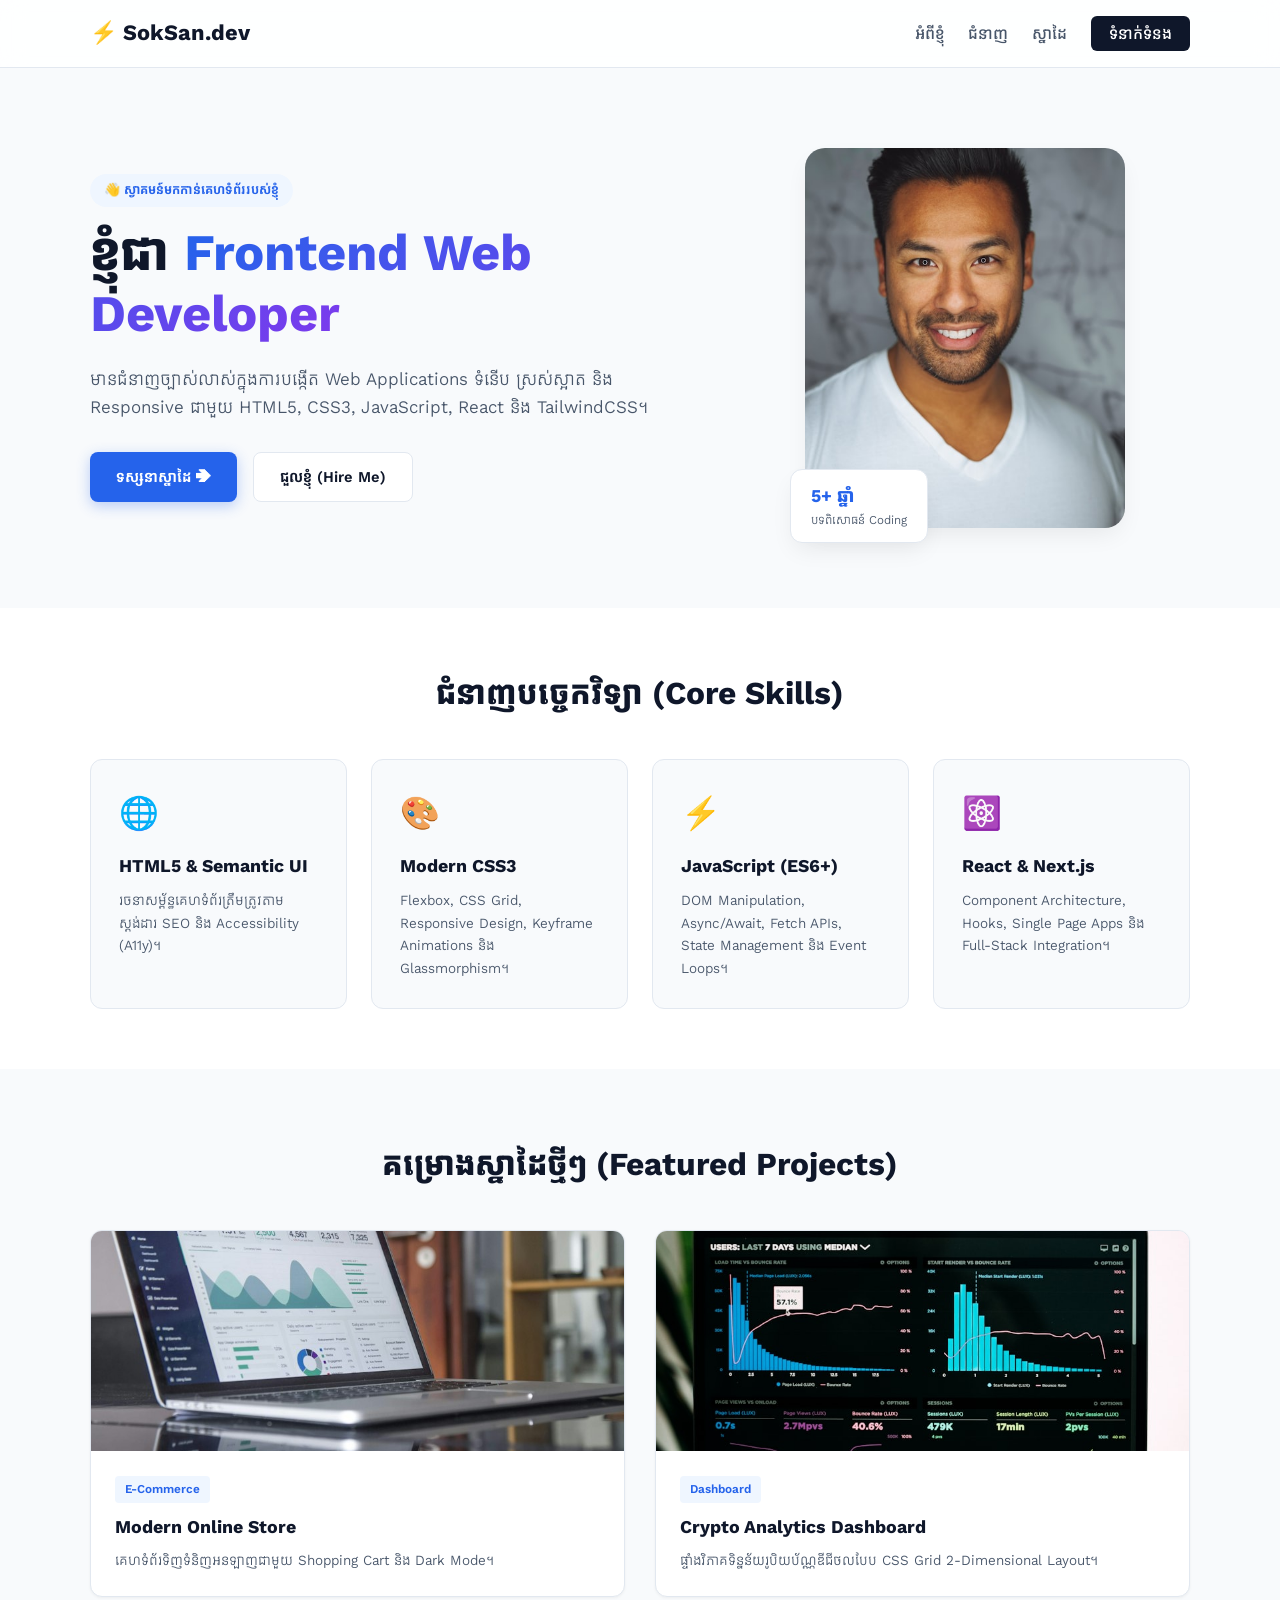
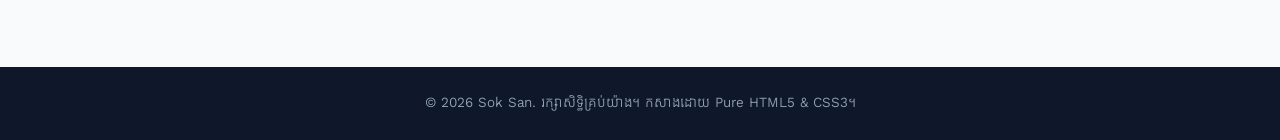
<file: projects/01-modern-personal-portfolio/index.html>
<!DOCTYPE html>
<html lang="km">
<head>
  <meta charset="UTF-8">
  <meta name="viewport" content="width=device-width, initial-scale=1.0">
  <title>Personal Portfolio - Modern CSS</title>
  <link rel="preconnect" href="https://fonts.googleapis.com">
  <link rel="preconnect" href="https://fonts.gstatic.com" crossorigin>
  <link href="https://fonts.googleapis.com/css2?family=Kantumruy+Pro:wght@300;400;600;700&display=swap" rel="stylesheet">
  <link rel="stylesheet" href="style.css">
</head>
<body>

  <!-- Sticky Navbar -->
  <header class="navbar">
    <div class="container nav-wrap">
      <div class="logo">⚡ SokSan.dev</div>
      <nav>
        <ul class="nav-links">
          <li><a href="#about">អំពីខ្ញុំ</a></li>
          <li><a href="#skills">ជំនាញ</a></li>
          <li><a href="#projects">ស្នាដៃ</a></li>
          <li><a href="#contact" class="btn-contact">ទំនាក់ទំនង</a></li>
        </ul>
      </nav>
    </div>
  </header>

  <!-- Hero Section -->
  <section class="hero">
    <div class="container hero-content">
      <div class="hero-text">
        <span class="badge">👋 ស្វាគមន៍មកកាន់គេហទំព័ររបស់ខ្ញុំ</span>
        <h1 class="hero-title">ខ្ញុំជា <span class="text-gradient">Frontend Web Developer</span></h1>
        <p class="hero-desc">
          មានជំនាញច្បាស់លាស់ក្នុងការបង្កើត Web Applications ទំនើប ស្រស់ស្អាត និង Responsive ជាមួយ HTML5, CSS3, JavaScript, React និង TailwindCSS។
        </p>
        <div class="hero-actions">
          <a href="#projects" class="btn btn-primary">ទស្សនាស្នាដៃ ➔</a>
          <a href="#contact" class="btn btn-outline">ជួលខ្ញុំ (Hire Me)</a>
        </div>
      </div>
      <div class="hero-visual">
        <div class="avatar-card">
          <img src="../../assets/images/avatar-instructor.jpg" alt="Profile" class="avatar-img">
          <div class="experience-badge">
            <strong>5+ ឆ្នាំ</strong>
            <span>បទពិសោធន៍ Coding</span>
          </div>
        </div>
      </div>
    </div>
  </section>

  <!-- Skills Section -->
  <section id="skills" class="skills-section">
    <div class="container">
      <h2 class="section-title">ជំនាញបច្ចេកវិទ្យា (Core Skills)</h2>
      <div class="skills-grid">
        <div class="skill-card">
          <div class="skill-icon">🌐</div>
          <h3>HTML5 & Semantic UI</h3>
          <p>រចនាសម្ព័ន្ធគេហទំព័រត្រឹមត្រូវតាមស្តង់ដារ SEO និង Accessibility (A11y)។</p>
        </div>
        <div class="skill-card">
          <div class="skill-icon">🎨</div>
          <h3>Modern CSS3</h3>
          <p>Flexbox, CSS Grid, Responsive Design, Keyframe Animations និង Glassmorphism។</p>
        </div>
        <div class="skill-card">
          <div class="skill-icon">⚡</div>
          <h3>JavaScript (ES6+)</h3>
          <p>DOM Manipulation, Async/Await, Fetch APIs, State Management និង Event Loops។</p>
        </div>
        <div class="skill-card">
          <div class="skill-icon">⚛️</div>
          <h3>React & Next.js</h3>
          <p>Component Architecture, Hooks, Single Page Apps និង Full-Stack Integration។</p>
        </div>
      </div>
    </div>
  </section>

  <!-- Projects Section -->
  <section id="projects" class="projects-section">
    <div class="container">
      <h2 class="section-title">គម្រោងស្នាដៃថ្មីៗ (Featured Projects)</h2>
      <div class="projects-grid">
        <div class="project-card">
          <img src="../../assets/images/project-store.jpg" alt="Project 1">
          <div class="project-body">
            <span class="project-tag">E-Commerce</span>
            <h3>Modern Online Store</h3>
            <p>គេហទំព័រទិញទំនិញអនឡាញជាមួយ Shopping Cart និង Dark Mode។</p>
          </div>
        </div>
        <div class="project-card">
          <img src="../../assets/images/project-crypto.jpg" alt="Project 2">
          <div class="project-body">
            <span class="project-tag">Dashboard</span>
            <h3>Crypto Analytics Dashboard</h3>
            <p>ផ្ទាំងវិភាគទិន្នន័យរូបិយប័ណ្ណឌីជីថលបែប CSS Grid 2-Dimensional Layout។</p>
          </div>
        </div>
      </div>
    </div>
  </section>

  <!-- Footer -->
  <footer class="footer">
    <div class="container">
      <p>© 2026 Sok San. រក្សាសិទ្ធិគ្រប់យ៉ាង។ កសាងដោយ Pure HTML5 &amp; CSS3។</p>
    </div>
  </footer>

</body>
</html>
</file>
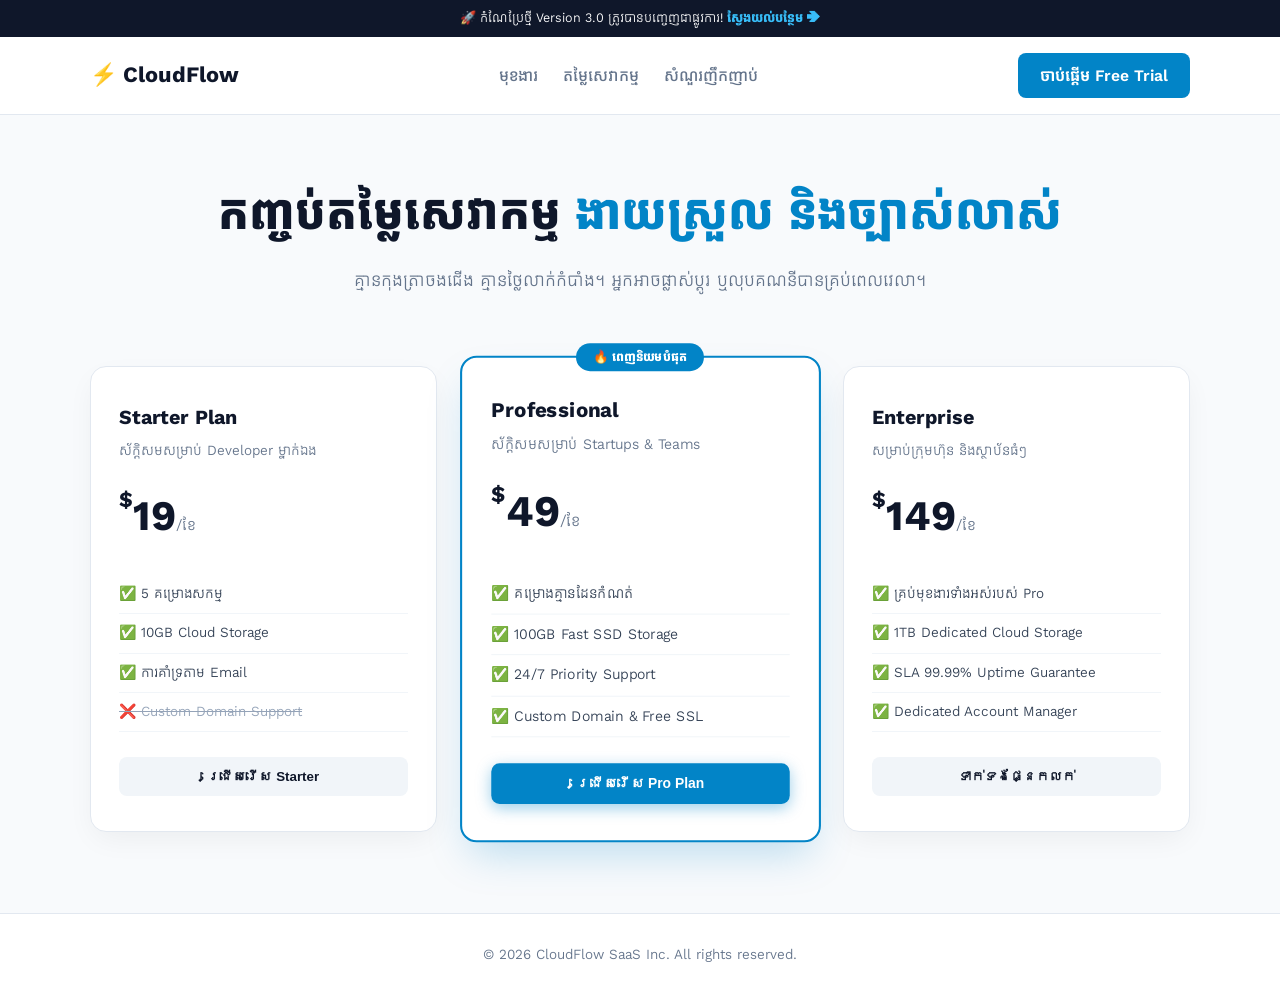
<file: projects/02-saas-pricing-and-landing-page/index.html>
<!DOCTYPE html>
<html lang="km">
<head>
  <meta charset="UTF-8">
  <meta name="viewport" content="width=device-width, initial-scale=1.0">
  <title>SaaS Pricing & Landing Page</title>
  <link rel="preconnect" href="https://fonts.googleapis.com">
  <link rel="preconnect" href="https://fonts.gstatic.com" crossorigin>
  <link href="https://fonts.googleapis.com/css2?family=Kantumruy+Pro:wght@300;400;600;700&display=swap" rel="stylesheet">
  <link rel="stylesheet" href="style.css">
</head>
<body>

  <!-- Announcement Bar -->
  <div class="top-announcement">
    🚀 កំណែប្រែថ្មី Version 3.0 ត្រូវបានបញ្ចេញជាផ្លូវការ! <a href="#">ស្វែងយល់បន្ថែម ➔</a>
  </div>

  <!-- Navbar -->
  <header class="navbar">
    <div class="container nav-wrap">
      <div class="logo">⚡ CloudFlow</div>
      <nav>
        <ul class="nav-links">
          <li><a href="#features">មុខងារ</a></li>
          <li><a href="#pricing">តម្លៃសេវាកម្ម</a></li>
          <li><a href="#faq">សំណួរញឹកញាប់</a></li>
        </ul>
      </nav>
      <a href="#pricing" class="btn btn-primary">ចាប់ផ្តើម Free Trial</a>
    </div>
  </header>

  <!-- Hero Header -->
  <section class="hero-section">
    <div class="container text-center">
      <h1 class="hero-title">កញ្ចប់តម្លៃសេវាកម្ម <span class="text-blue">ងាយស្រួល និងច្បាស់លាស់</span></h1>
      <p class="hero-subtitle">
        គ្មានកុងត្រាចងជើង គ្មានថ្លៃលាក់កំបាំង។ អ្នកអាចផ្លាស់ប្តូរ ឬលុបគណនីបានគ្រប់ពេលវេលា។
      </p>
    </div>
  </section>

  <!-- Pricing Cards Section -->
  <section id="pricing" class="pricing-section">
    <div class="container">
      <div class="pricing-grid">
        
        <!-- Basic Plan -->
        <div class="price-card">
          <h3 class="plan-name">Starter Plan</h3>
          <p class="plan-desc">ស័ក្តិសមសម្រាប់ Developer ម្នាក់ឯង</p>
          <div class="price-tag"><span class="currency">$</span>19<span class="period">/ខែ</span></div>
          <ul class="feature-list">
            <li>✅ 5 គម្រោងសកម្ម</li>
            <li>✅ 10GB Cloud Storage</li>
            <li>✅ ការគាំទ្រតាម Email</li>
            <li class="disabled">❌ Custom Domain Support</li>
          </ul>
          <button class="btn btn-card">ជ្រើសរើស Starter</button>
        </div>

        <!-- Popular Pro Plan -->
        <div class="price-card popular">
          <div class="popular-ribbon">🔥 ពេញនិយមបំផុត</div>
          <h3 class="plan-name">Professional</h3>
          <p class="plan-desc">ស័ក្តិសមសម្រាប់ Startups & Teams</p>
          <div class="price-tag"><span class="currency">$</span>49<span class="period">/ខែ</span></div>
          <ul class="feature-list">
            <li>✅ គម្រោងគ្មានដែនកំណត់</li>
            <li>✅ 100GB Fast SSD Storage</li>
            <li>✅ 24/7 Priority Support</li>
            <li>✅ Custom Domain & Free SSL</li>
          </ul>
          <button class="btn btn-primary btn-popular">ជ្រើសរើស Pro Plan</button>
        </div>

        <!-- Enterprise Plan -->
        <div class="price-card">
          <h3 class="plan-name">Enterprise</h3>
          <p class="plan-desc">សម្រាប់ក្រុមហ៊ុន និងស្ថាប័នធំៗ</p>
          <div class="price-tag"><span class="currency">$</span>149<span class="period">/ខែ</span></div>
          <ul class="feature-list">
            <li>✅ គ្រប់មុខងារទាំងអស់របស់ Pro</li>
            <li>✅ 1TB Dedicated Cloud Storage</li>
            <li>✅ SLA 99.99% Uptime Guarantee</li>
            <li>✅ Dedicated Account Manager</li>
          </ul>
          <button class="btn btn-card">ទាក់ទងផ្នែកលក់</button>
        </div>

      </div>
    </div>
  </section>

  <footer class="footer">
    <div class="container text-center">
      <p>© 2026 CloudFlow SaaS Inc. All rights reserved.</p>
    </div>
  </footer>

</body>
</html>
</file>
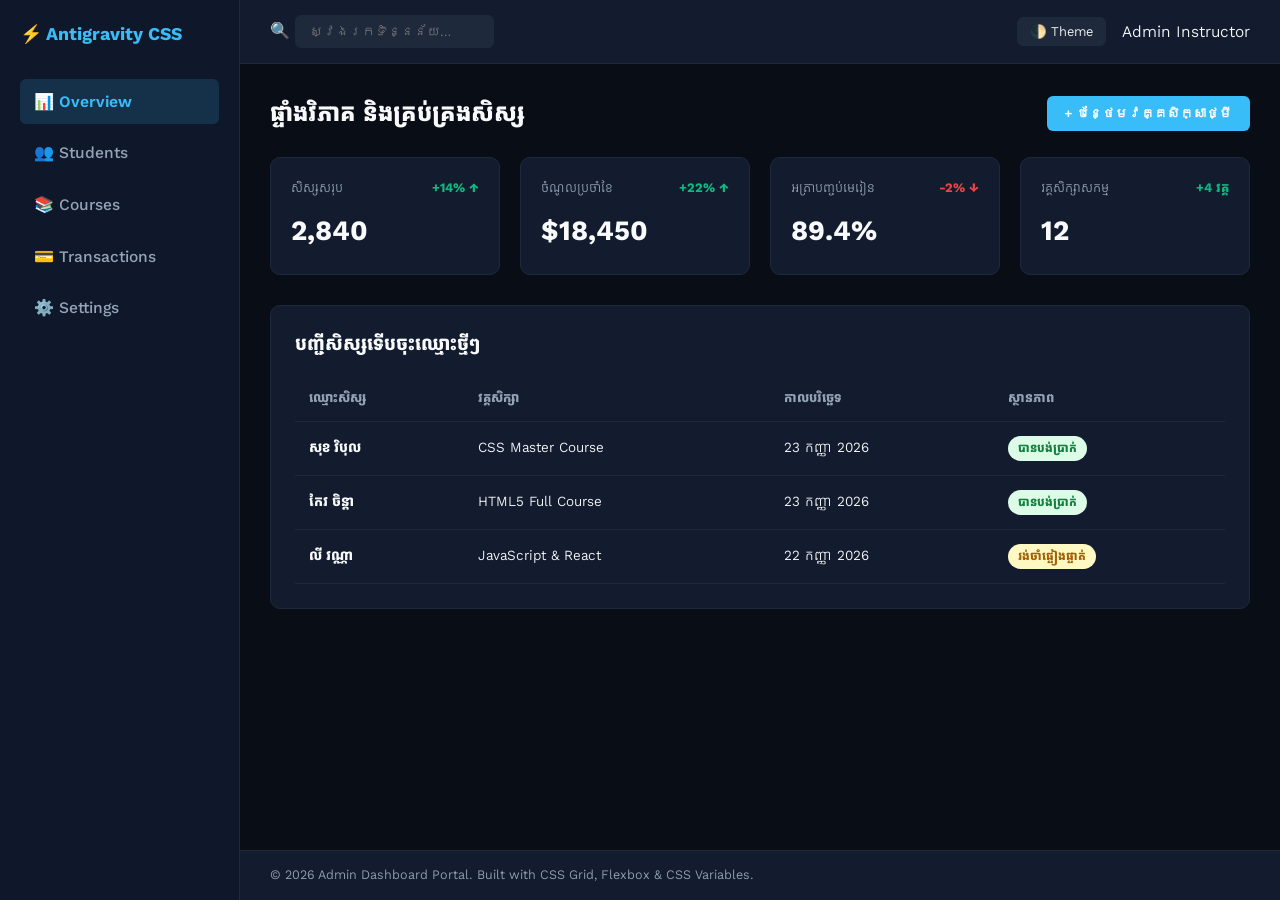
<file: projects/03-admin-dashboard-layout/index.html>
<!DOCTYPE html>
<html lang="km" data-theme="dark">
<head>
  <meta charset="UTF-8">
  <meta name="viewport" content="width=device-width, initial-scale=1.0">
  <title>Admin Dashboard Layout</title>
  <link rel="preconnect" href="https://fonts.googleapis.com">
  <link rel="preconnect" href="https://fonts.gstatic.com" crossorigin>
  <link href="https://fonts.googleapis.com/css2?family=Kantumruy+Pro:wght@300;400;600;700&display=swap" rel="stylesheet">
  <link rel="stylesheet" href="style.css">
</head>
<body>

  <div class="dashboard-grid">
    
    <!-- Sidebar -->
    <aside class="sidebar">
      <div class="brand">⚡ Antigravity CSS</div>
      <ul class="side-menu">
        <li><a href="#" class="active">📊 Overview</a></li>
        <li><a href="#">👥 Students</a></li>
        <li><a href="#">📚 Courses</a></li>
        <li><a href="#">💳 Transactions</a></li>
        <li><a href="#">⚙️ Settings</a></li>
      </ul>
    </aside>

    <!-- Header -->
    <header class="header">
      <div class="header-search">
        🔍 <input type="text" placeholder="ស្វែងរកទិន្នន័យ...">
      </div>
      <div class="header-profile">
        <button class="theme-toggle" onclick="toggleTheme()" title="Toggle Dark/Light Mode">🌓 Theme</button>
        <span class="user-name">Admin Instructor</span>
      </div>
    </header>

    <!-- Main Content -->
    <main class="main">
      <div class="page-title">
        <h2>ផ្ទាំងវិភាគ និងគ្រប់គ្រងសិស្ស</h2>
        <button class="btn-action">+ បន្ថែមវគ្គសិក្សាថ្មី</button>
      </div>

      <!-- Stat Widgets Grid -->
      <div class="stats-grid">
        <div class="stat-card">
          <div class="stat-header">
            <span>សិស្សសរុប</span>
            <span class="trend up">+14% ↑</span>
          </div>
          <div class="stat-number">2,840</div>
        </div>

        <div class="stat-card">
          <div class="stat-header">
            <span>ចំណូលប្រចាំខែ</span>
            <span class="trend up">+22% ↑</span>
          </div>
          <div class="stat-number">$18,450</div>
        </div>

        <div class="stat-card">
          <div class="stat-header">
            <span>អត្រាបញ្ចប់មេរៀន</span>
            <span class="trend down">-2% ↓</span>
          </div>
          <div class="stat-number">89.4%</div>
        </div>

        <div class="stat-card">
          <div class="stat-header">
            <span>វគ្គសិក្សាសកម្ម</span>
            <span class="trend up">+4 វគ្គ</span>
          </div>
          <div class="stat-number">12</div>
        </div>
      </div>

      <!-- Recent Table Card -->
      <div class="table-card">
        <h3>បញ្ជីសិស្សទើបចុះឈ្មោះថ្មីៗ</h3>
        <div class="table-responsive">
          <table>
            <thead>
              <tr>
                <th>ឈ្មោះសិស្ស</th>
                <th>វគ្គសិក្សា</th>
                <th>កាលបរិច្ឆេទ</th>
                <th>ស្ថានភាព</th>
              </tr>
            </thead>
            <tbody>
              <tr>
                <td><strong>សុខ វិបុល</strong></td>
                <td>CSS Master Course</td>
                <td>23 កញ្ញា 2026</td>
                <td><span class="badge success">បានបង់ប្រាក់</span></td>
              </tr>
              <tr>
                <td><strong>កែវ ចិន្តា</strong></td>
                <td>HTML5 Full Course</td>
                <td>23 កញ្ញា 2026</td>
                <td><span class="badge success">បានបង់ប្រាក់</span></td>
              </tr>
              <tr>
                <td><strong>លី វណ្ណា</strong></td>
                <td>JavaScript &amp; React</td>
                <td>22 កញ្ញា 2026</td>
                <td><span class="badge pending">រង់ចាំផ្ទៀងផ្ទាត់</span></td>
              </tr>
            </tbody>
          </table>
        </div>
      </div>
    </main>

    <!-- Footer -->
    <footer class="footer">
      <p>© 2026 Admin Dashboard Portal. Built with CSS Grid, Flexbox &amp; CSS Variables.</p>
    </footer>

  </div>

  <script>
    function toggleTheme() {
      const html = document.documentElement;
      const theme = html.getAttribute('data-theme');
      html.setAttribute('data-theme', theme === 'dark' ? 'light' : 'dark');
    }
  </script>

</body>
</html>
</file>
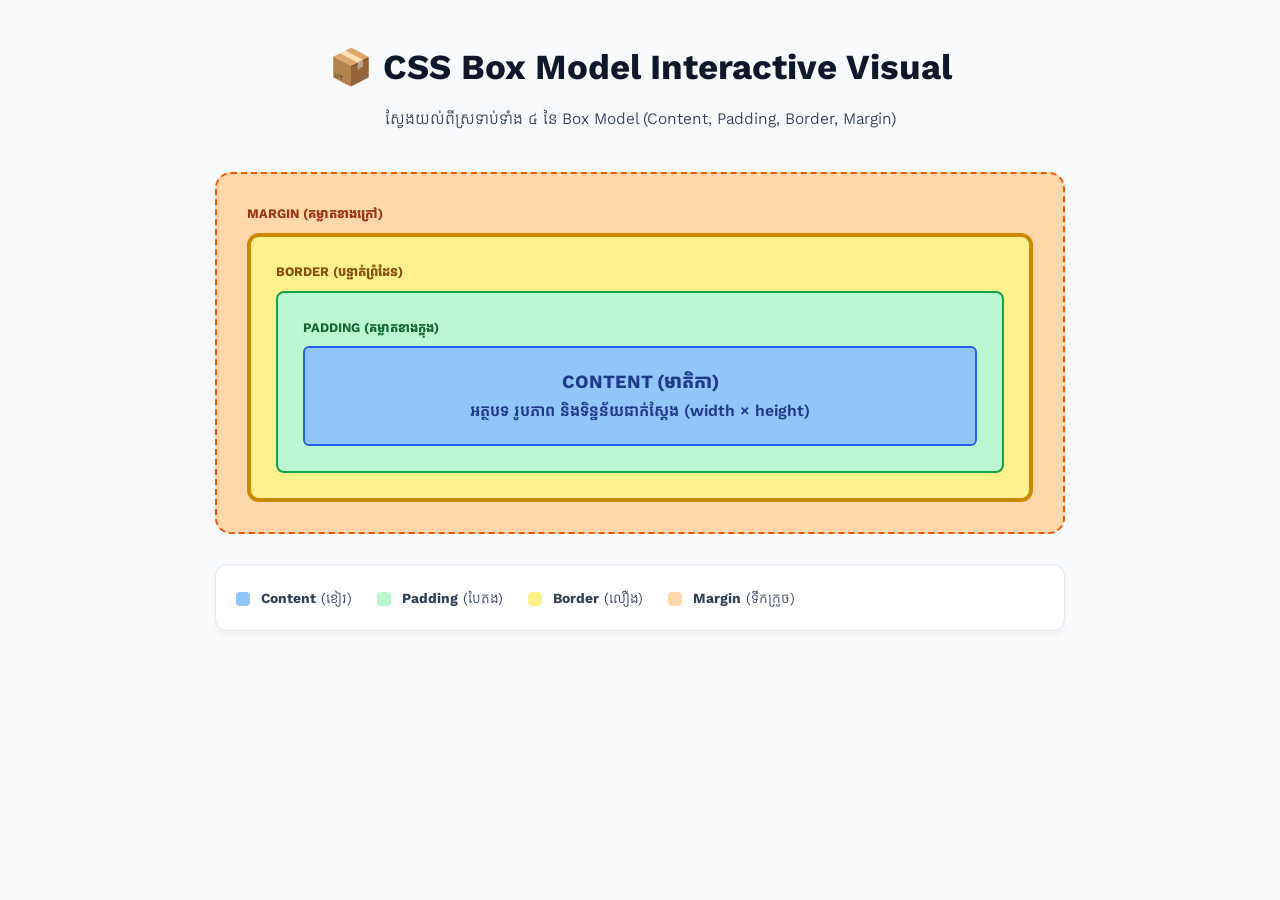
<file: demos/01-css-basics.html>
<!DOCTYPE html>
<html lang="km">
<head>
  <meta charset="UTF-8">
  <meta name="viewport" content="width=device-width, initial-scale=1.0">
  <title>Demo 01: CSS Basics & Box Model</title>
  <link rel="preconnect" href="https://fonts.googleapis.com">
  <link rel="preconnect" href="https://fonts.gstatic.com" crossorigin>
  <link href="https://fonts.googleapis.com/css2?family=Kantumruy+Pro:wght@400;600;700&display=swap" rel="stylesheet">
  <style>
    /* 1. Global Box-Sizing Reset */
    * {
      box-sizing: border-box;
      margin: 0;
      padding: 0;
    }

    body {
      font-family: 'Kantumruy Pro', sans-serif;
      background-color: #f8fafc;
      color: #334155;
      padding: 40px 20px;
      line-height: 1.6;
    }

    .container {
      max-width: 850px;
      margin: 0 auto;
    }

    header {
      text-align: center;
      margin-bottom: 40px;
    }

    h1 {
      color: #0f172a;
      font-size: 2.2rem;
      margin-bottom: 10px;
    }

    /* Box Model Architecture Demo */
    .box-model-visual {
      background-color: #fed7aa; /* Margin Area (Orange) */
      border: 2px dashed #ea580c;
      padding: 30px;
      border-radius: 16px;
      margin-bottom: 30px;
    }

    .border-layer {
      background-color: #fef08a; /* Border Area (Yellow) */
      border: 4px solid #ca8a04;
      padding: 25px;
      border-radius: 12px;
    }

    .padding-layer {
      background-color: #bbf7d0; /* Padding Area (Green) */
      border: 2px solid #16a34a;
      padding: 25px;
      border-radius: 8px;
    }

    .content-layer {
      background-color: #93c5fd; /* Content Area (Blue) */
      border: 2px solid #2563eb;
      padding: 20px;
      border-radius: 6px;
      text-align: center;
      color: #1e3a8a;
      font-weight: 600;
    }

    .legend-card {
      background: white;
      padding: 20px;
      border-radius: 12px;
      box-shadow: 0 4px 6px -1px rgba(0, 0, 0, 0.05);
      border: 1px solid #e2e8f0;
    }

    .legend-item {
      display: inline-block;
      margin-right: 20px;
      font-size: 14px;
    }

    .color-dot {
      display: inline-block;
      width: 14px;
      height: 14px;
      border-radius: 4px;
      margin-right: 6px;
      vertical-align: middle;
    }
  </style>
</head>
<body>

  <div class="container">
    <header>
      <h1>📦 CSS Box Model Interactive Visual</h1>
      <p>ស្វែងយល់ពីស្រទាប់ទាំង ៤ នៃ Box Model (Content, Padding, Border, Margin)</p>
    </header>

    <div class="box-model-visual">
      <div style="font-size: 13px; font-weight: bold; color: #9a3412; margin-bottom: 8px;">MARGIN (គម្លាតខាងក្រៅ)</div>
      
      <div class="border-layer">
        <div style="font-size: 13px; font-weight: bold; color: #854d0e; margin-bottom: 8px;">BORDER (បន្ទាត់ព្រំដែន)</div>
        
        <div class="padding-layer">
          <div style="font-size: 13px; font-weight: bold; color: #166534; margin-bottom: 8px;">PADDING (គម្លាតខាងក្នុង)</div>
          
          <div class="content-layer">
            <h3>CONTENT (មាតិកា)</h3>
            <p>អត្ថបទ រូបភាព និងទិន្នន័យជាក់ស្តែង (width × height)</p>
          </div>
        </div>
      </div>
    </div>

    <div class="legend-card">
      <div class="legend-item"><span class="color-dot" style="background:#93c5fd;"></span> <strong>Content</strong> (ខៀវ)</div>
      <div class="legend-item"><span class="color-dot" style="background:#bbf7d0;"></span> <strong>Padding</strong> (បៃតង)</div>
      <div class="legend-item"><span class="color-dot" style="background:#fef08a;"></span> <strong>Border</strong> (លឿង)</div>
      <div class="legend-item"><span class="color-dot" style="background:#fed7aa;"></span> <strong>Margin</strong> (ទឹកក្រូច)</div>
    </div>
  </div>

</body>
</html>
</file>
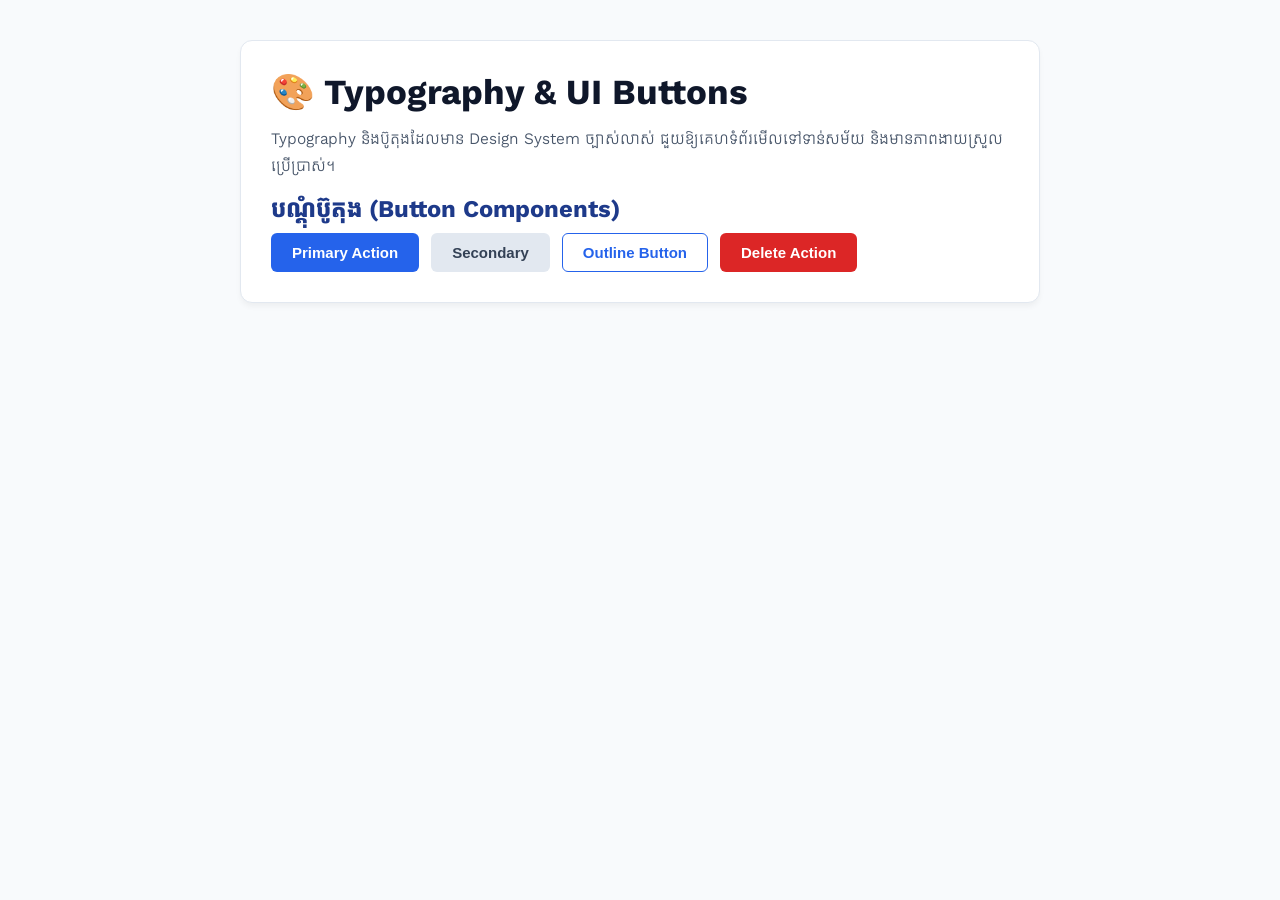
<file: demos/02-typography-and-buttons.html>
<!DOCTYPE html>
<html lang="km">
<head>
  <meta charset="UTF-8">
  <meta name="viewport" content="width=device-width, initial-scale=1.0">
  <title>Demo 02: Typography & Buttons</title>
  <link rel="preconnect" href="https://fonts.googleapis.com">
  <link rel="preconnect" href="https://fonts.gstatic.com" crossorigin>
  <link href="https://fonts.googleapis.com/css2?family=Kantumruy+Pro:wght@400;600;700&display=swap" rel="stylesheet">
  <style>
    * {
      box-sizing: border-box;
      margin: 0;
      padding: 0;
    }

    body {
      font-family: 'Kantumruy Pro', sans-serif;
      background-color: #f8fafc;
      color: #1e293b;
      padding: 40px 20px;
    }

    .container {
      max-width: 800px;
      margin: 0 auto;
    }

    .card {
      background: white;
      padding: 30px;
      border-radius: 12px;
      box-shadow: 0 4px 6px -1px rgba(0, 0, 0, 0.05);
      border: 1px solid #e2e8f0;
      margin-bottom: 30px;
    }

    /* Typography */
    h1 { font-size: 2.2rem; margin-bottom: 12px; color: #0f172a; }
    h2 { font-size: 1.5rem; margin-bottom: 10px; color: #1e3a8a; }
    p  { font-size: 1rem; line-height: 1.7; color: #475569; margin-bottom: 16px; }

    /* Button Variants */
    .btn-group {
      display: flex;
      gap: 12px;
      flex-wrap: wrap;
    }

    .btn {
      display: inline-flex;
      align-items: center;
      justify-content: center;
      padding: 10px 20px;
      font-size: 15px;
      font-weight: 600;
      border-radius: 6px;
      text-decoration: none;
      cursor: pointer;
      border: 1px solid transparent;
      transition: all 0.2s ease;
    }

    .btn-primary {
      background-color: #2563eb;
      color: white;
    }
    .btn-primary:hover {
      background-color: #1d4ed8;
      transform: translateY(-2px);
      box-shadow: 0 4px 12px rgba(37, 99, 235, 0.25);
    }

    .btn-secondary {
      background-color: #e2e8f0;
      color: #334155;
    }
    .btn-secondary:hover {
      background-color: #cbd5e1;
    }

    .btn-outline {
      background-color: transparent;
      border-color: #2563eb;
      color: #2563eb;
    }
    .btn-outline:hover {
      background-color: #eff6ff;
    }

    .btn-danger {
      background-color: #dc2626;
      color: white;
    }
    .btn-danger:hover {
      background-color: #b91c1c;
    }
  </style>
</head>
<body>

  <div class="container">
    <div class="card">
      <h1>🎨 Typography &amp; UI Buttons</h1>
      <p>
        Typography និងប៊ូតុងដែលមាន Design System ច្បាស់លាស់ ជួយឱ្យគេហទំព័រមើលទៅទាន់សម័យ និងមានភាពងាយស្រួលប្រើប្រាស់។
      </p>

      <h2>បណ្តុំប៊ូតុង (Button Components)</h2>
      <div class="btn-group">
        <button class="btn btn-primary">Primary Action</button>
        <button class="btn btn-secondary">Secondary</button>
        <button class="btn btn-outline">Outline Button</button>
        <button class="btn btn-danger">Delete Action</button>
      </div>
    </div>
  </div>

</body>
</html>
</file>
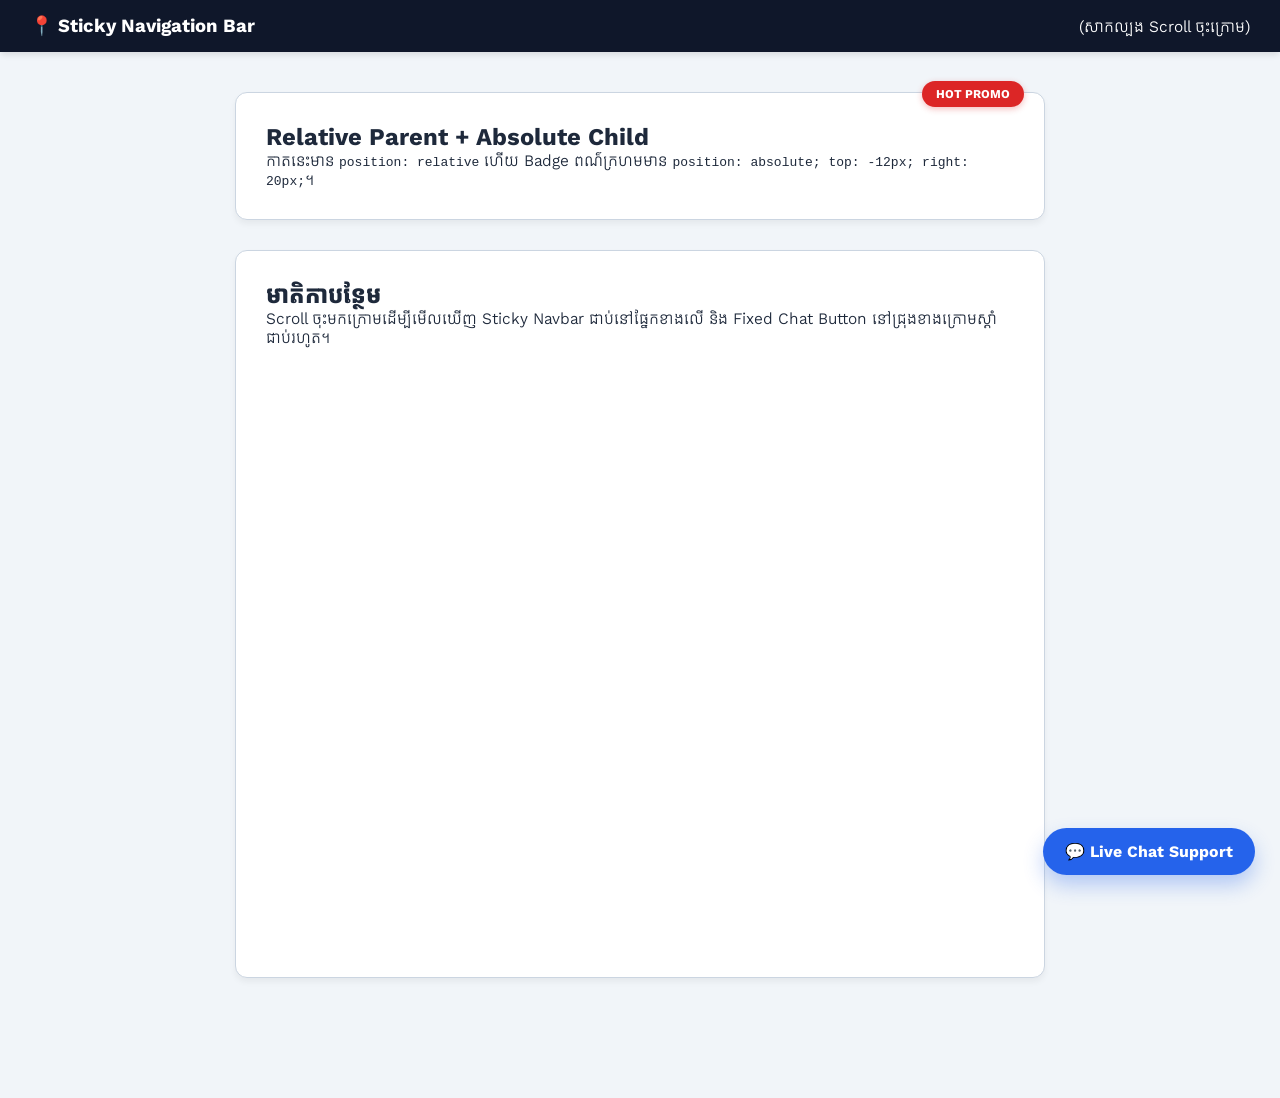
<file: demos/03-positioning-and-floats.html>
<!DOCTYPE html>
<html lang="km">
<head>
  <meta charset="UTF-8">
  <meta name="viewport" content="width=device-width, initial-scale=1.0">
  <title>Demo 03: Positioning & Layouts</title>
  <link rel="preconnect" href="https://fonts.googleapis.com">
  <link rel="preconnect" href="https://fonts.gstatic.com" crossorigin>
  <link href="https://fonts.googleapis.com/css2?family=Kantumruy+Pro:wght@400;600;700&display=swap" rel="stylesheet">
  <style>
    * {
      box-sizing: border-box;
      margin: 0;
      padding: 0;
    }

    body {
      font-family: 'Kantumruy Pro', sans-serif;
      background-color: #f1f5f9;
      color: #1e293b;
      padding-bottom: 80px;
    }

    /* Sticky Navbar */
    .sticky-nav {
      position: sticky;
      top: 0;
      background: #0f172a;
      color: white;
      padding: 15px 30px;
      display: flex;
      justify-content: space-between;
      align-items: center;
      z-index: 100;
      box-shadow: 0 4px 6px -1px rgba(0,0,0,0.1);
    }

    .container {
      max-width: 850px;
      margin: 40px auto;
      padding: 0 20px;
    }

    /* Relative Container with Absolute Badges */
    .card-relative {
      position: relative;
      background: white;
      padding: 30px;
      border-radius: 12px;
      border: 1px solid #cbd5e1;
      margin-bottom: 30px;
      box-shadow: 0 4px 6px rgba(0,0,0,0.05);
    }

    .badge-absolute {
      position: absolute;
      top: -12px;
      right: 20px;
      background-color: #dc2626;
      color: white;
      padding: 6px 14px;
      font-size: 12px;
      font-weight: bold;
      border-radius: 20px;
      box-shadow: 0 2px 6px rgba(220, 38, 38, 0.3);
    }

    /* Fixed Floating Chat */
    .fixed-chat {
      position: fixed;
      bottom: 25px;
      right: 25px;
      background-color: #2563eb;
      color: white;
      padding: 14px 22px;
      border-radius: 50px;
      box-shadow: 0 10px 20px rgba(37, 99, 235, 0.3);
      cursor: pointer;
      font-weight: bold;
      z-index: 1000;
      transition: transform 0.2s;
    }
    .fixed-chat:hover {
      transform: scale(1.05);
    }
  </style>
</head>
<body>

  <nav class="sticky-nav">
    <h3>📍 Sticky Navigation Bar</h3>
    <span>(សាកល្បង Scroll ចុះក្រោម)</span>
  </nav>

  <div class="container">
    <div class="card-relative">
      <div class="badge-absolute">HOT PROMO</div>
      <h2>Relative Parent + Absolute Child</h2>
      <p>កាតនេះមាន <code>position: relative</code> ហើយ Badge ពណ៌ក្រហមមាន <code>position: absolute; top: -12px; right: 20px;</code>។</p>
    </div>

    <div class="card-relative">
      <h2>មាតិកាបន្ថែម</h2>
      <p>Scroll ចុះមកក្រោមដើម្បីមើលឃើញ Sticky Navbar ជាប់នៅផ្នែកខាងលើ និង Fixed Chat Button នៅជ្រុងខាងក្រោមស្តាំជាប់រហូត។</p>
      <div style="height: 600px;"></div>
    </div>
  </div>

  <div class="fixed-chat">💬 Live Chat Support</div>

</body>
</html>
</file>
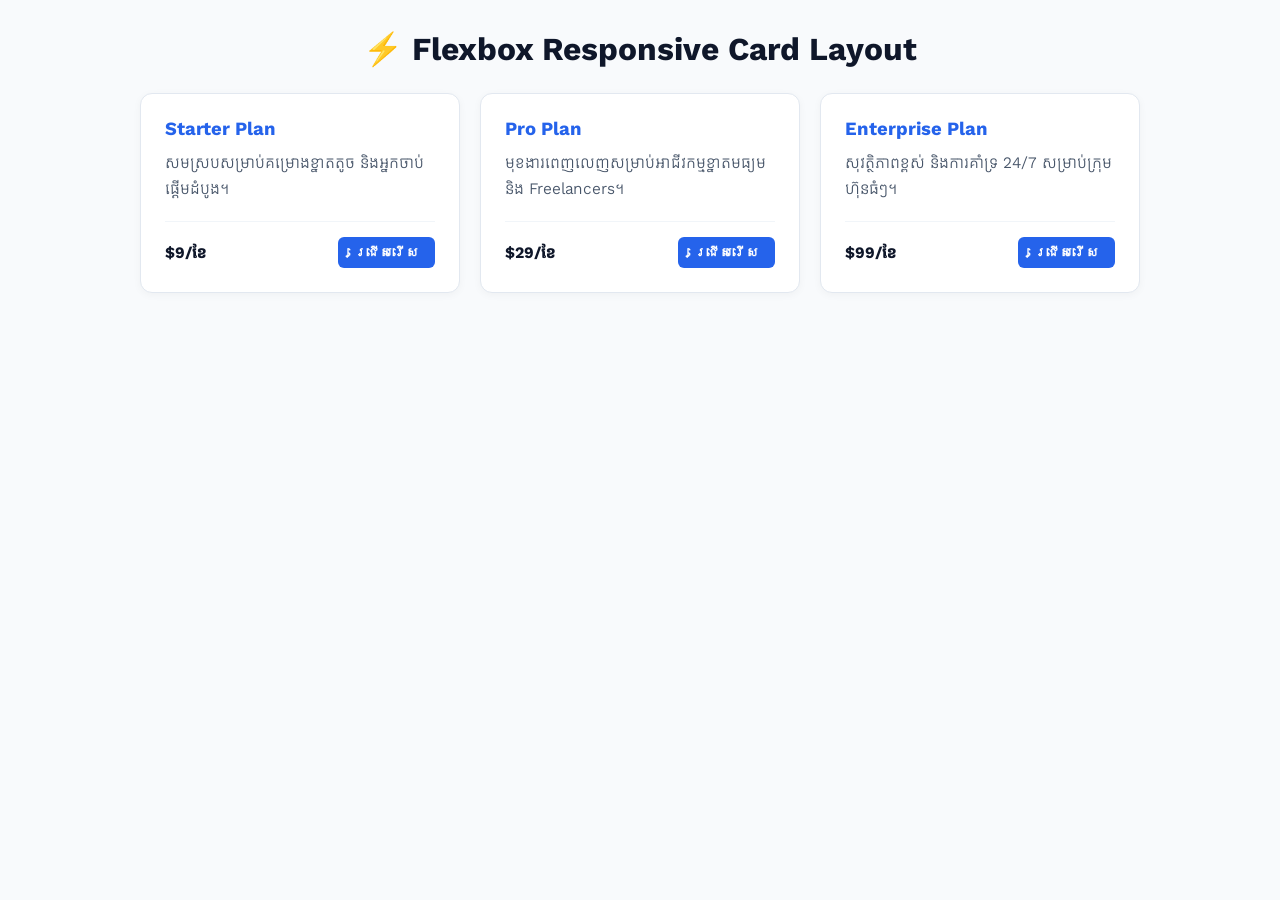
<file: demos/04-flexbox-layouts.html>
<!DOCTYPE html>
<html lang="km">
<head>
  <meta charset="UTF-8">
  <meta name="viewport" content="width=device-width, initial-scale=1.0">
  <title>Demo 04: Flexbox Layouts</title>
  <link rel="preconnect" href="https://fonts.googleapis.com">
  <link rel="preconnect" href="https://fonts.gstatic.com" crossorigin>
  <link href="https://fonts.googleapis.com/css2?family=Kantumruy+Pro:wght@400;600;700&display=swap" rel="stylesheet">
  <style>
    * {
      box-sizing: border-box;
      margin: 0;
      padding: 0;
    }

    body {
      font-family: 'Kantumruy Pro', sans-serif;
      background-color: #f8fafc;
      color: #0f172a;
      padding: 30px 20px;
    }

    .container {
      max-width: 1000px;
      margin: 0 auto;
    }

    h1 {
      margin-bottom: 25px;
      text-align: center;
    }

    /* Flexbox Card Grid */
    .flex-grid {
      display: flex;
      flex-wrap: wrap;
      gap: 20px;
      margin-bottom: 40px;
    }

    .flex-card {
      flex: 1 1 280px; /* Responsive Flex Basis */
      background: white;
      border: 1px solid #e2e8f0;
      border-radius: 12px;
      padding: 24px;
      box-shadow: 0 2px 8px rgba(0, 0, 0, 0.04);
      display: flex;
      flex-direction: column;
      justify-content: space-between;
    }

    .flex-card h3 {
      color: #2563eb;
      margin-bottom: 10px;
    }

    .flex-card p {
      color: #475569;
      line-height: 1.6;
      margin-bottom: 20px;
    }

    .card-footer {
      display: flex;
      justify-content: space-between;
      align-items: center;
      border-top: 1px solid #f1f5f9;
      padding-top: 15px;
    }

    .btn-buy {
      background: #2563eb;
      color: white;
      border: none;
      padding: 8px 16px;
      border-radius: 6px;
      font-weight: 600;
      cursor: pointer;
    }
  </style>
</head>
<body>

  <div class="container">
    <h1>⚡ Flexbox Responsive Card Layout</h1>

    <div class="flex-grid">
      <div class="flex-card">
        <div>
          <h3>Starter Plan</h3>
          <p>សមស្របសម្រាប់គម្រោងខ្នាតតូច និងអ្នកចាប់ផ្តើមដំបូង។</p>
        </div>
        <div class="card-footer">
          <strong>$9/ខែ</strong>
          <button class="btn-buy">ជ្រើសរើស</button>
        </div>
      </div>

      <div class="flex-card">
        <div>
          <h3>Pro Plan</h3>
          <p>មុខងារពេញលេញសម្រាប់អាជីវកម្មខ្នាតមធ្យម និង Freelancers។</p>
        </div>
        <div class="card-footer">
          <strong>$29/ខែ</strong>
          <button class="btn-buy">ជ្រើសរើស</button>
        </div>
      </div>

      <div class="flex-card">
        <div>
          <h3>Enterprise Plan</h3>
          <p>សុវត្ថិភាពខ្ពស់ និងការគាំទ្រ 24/7 សម្រាប់ក្រុមហ៊ុនធំៗ។</p>
        </div>
        <div class="card-footer">
          <strong>$99/ខែ</strong>
          <button class="btn-buy">ជ្រើសរើស</button>
        </div>
      </div>
    </div>
  </div>

</body>
</html>
</file>
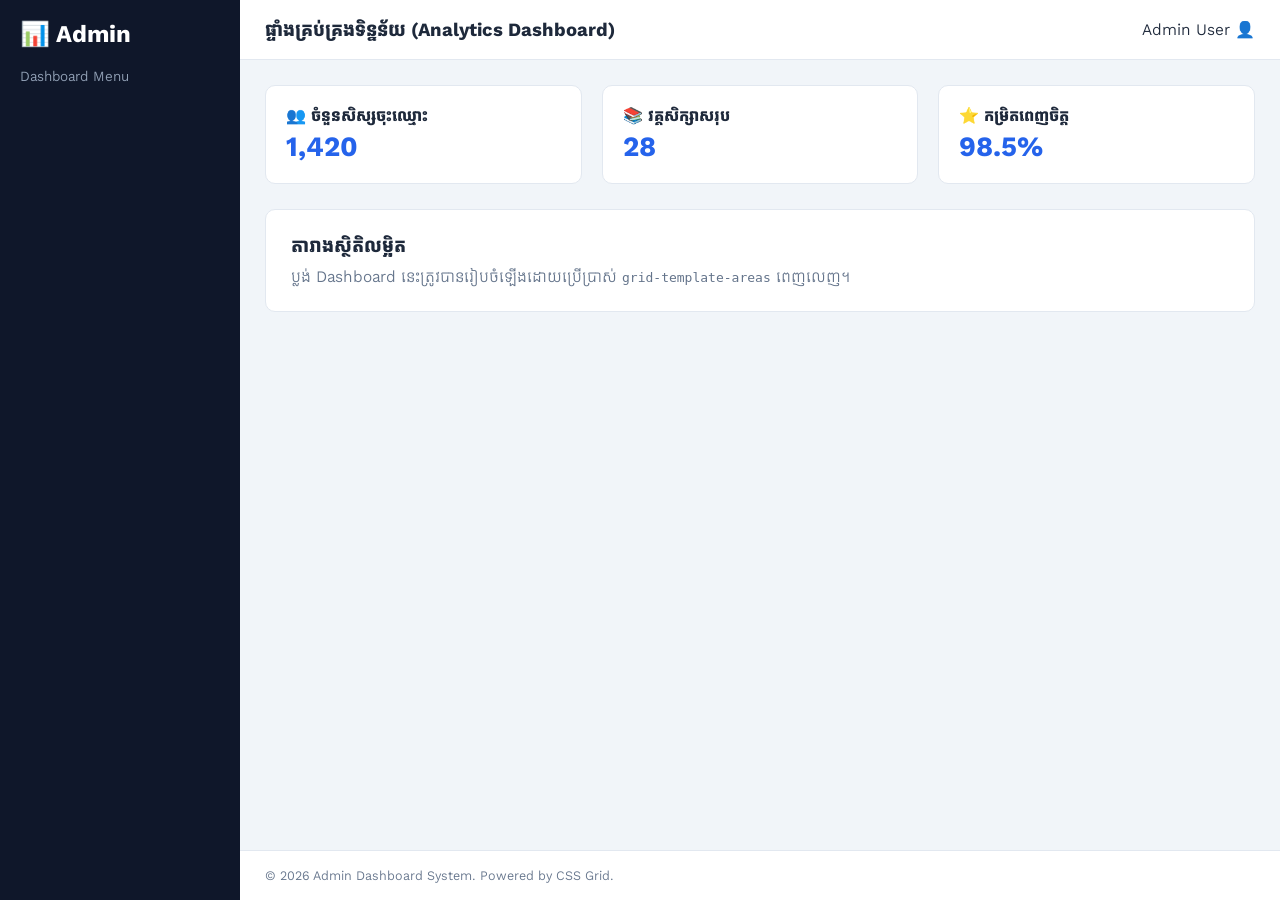
<file: demos/05-grid-system-dashboard.html>
<!DOCTYPE html>
<html lang="km">
<head>
  <meta charset="UTF-8">
  <meta name="viewport" content="width=device-width, initial-scale=1.0">
  <title>Demo 05: CSS Grid Dashboard</title>
  <link rel="preconnect" href="https://fonts.googleapis.com">
  <link rel="preconnect" href="https://fonts.gstatic.com" crossorigin>
  <link href="https://fonts.googleapis.com/css2?family=Kantumruy+Pro:wght@400;600;700&display=swap" rel="stylesheet">
  <style>
    * {
      box-sizing: border-box;
      margin: 0;
      padding: 0;
    }

    body {
      font-family: 'Kantumruy Pro', sans-serif;
      background-color: #f1f5f9;
      color: #1e293b;
    }

    /* Grid Dashboard Layout */
    .dashboard-container {
      display: grid;
      grid-template-columns: 240px 1fr;
      grid-template-rows: 60px 1fr 50px;
      grid-template-areas:
        "sidebar header"
        "sidebar main"
        "sidebar footer";
      min-height: 100vh;
    }

    /* Areas */
    .sidebar {
      grid-area: sidebar;
      background-color: #0f172a;
      color: white;
      padding: 20px;
    }

    .header {
      grid-area: header;
      background: white;
      border-bottom: 1px solid #e2e8f0;
      padding: 0 25px;
      display: flex;
      align-items: center;
      justify-content: space-between;
    }

    .main-content {
      grid-area: main;
      padding: 25px;
      overflow-y: auto;
    }

    .footer {
      grid-area: footer;
      background: white;
      border-top: 1px solid #e2e8f0;
      padding: 0 25px;
      display: flex;
      align-items: center;
      color: #64748b;
      font-size: 13px;
    }

    /* Dashboard Widgets Grid */
    .widgets-grid {
      display: grid;
      grid-template-columns: repeat(auto-fit, minmax(200px, 1fr));
      gap: 20px;
      margin-bottom: 25px;
    }

    .widget-card {
      background: white;
      padding: 20px;
      border-radius: 10px;
      border: 1px solid #e2e8f0;
    }

    .widget-stat {
      font-size: 28px;
      font-weight: bold;
      color: #2563eb;
      margin-top: 5px;
    }

    /* Responsive Mobile */
    @media (max-width: 768px) {
      .dashboard-container {
        grid-template-columns: 1fr;
        grid-template-areas:
          "header"
          "main"
          "footer";
      }
      .sidebar {
        display: none;
      }
    }
  </style>
</head>
<body>

  <div class="dashboard-container">
    <aside class="sidebar">
      <h2>📊 Admin</h2>
      <p style="color: #94a3b8; font-size: 14px; margin-top: 20px;">Dashboard Menu</p>
    </aside>

    <header class="header">
      <h3>ផ្ទាំងគ្រប់គ្រងទិន្នន័យ (Analytics Dashboard)</h3>
      <div>Admin User 👤</div>
    </header>

    <main class="main-content">
      <div class="widgets-grid">
        <div class="widget-card">
          <h4>👥 ចំនួនសិស្សចុះឈ្មោះ</h4>
          <div class="widget-stat">1,420</div>
        </div>
        <div class="widget-card">
          <h4>📚 វគ្គសិក្សាសរុប</h4>
          <div class="widget-stat">28</div>
        </div>
        <div class="widget-card">
          <h4>⭐ កម្រិតពេញចិត្ត</h4>
          <div class="widget-stat">98.5%</div>
        </div>
      </div>

      <div style="background: white; padding: 25px; border-radius: 10px; border: 1px solid #e2e8f0;">
        <h3>តារាងស្ថិតិលម្អិត</h3>
        <p style="color: #64748b; margin-top: 10px;">ប្លង់ Dashboard នេះត្រូវបានរៀបចំឡើងដោយប្រើប្រាស់ <code>grid-template-areas</code> ពេញលេញ។</p>
      </div>
    </main>

    <footer class="footer">
      <p>© 2026 Admin Dashboard System. Powered by CSS Grid.</p>
    </footer>
  </div>

</body>
</html>
</file>
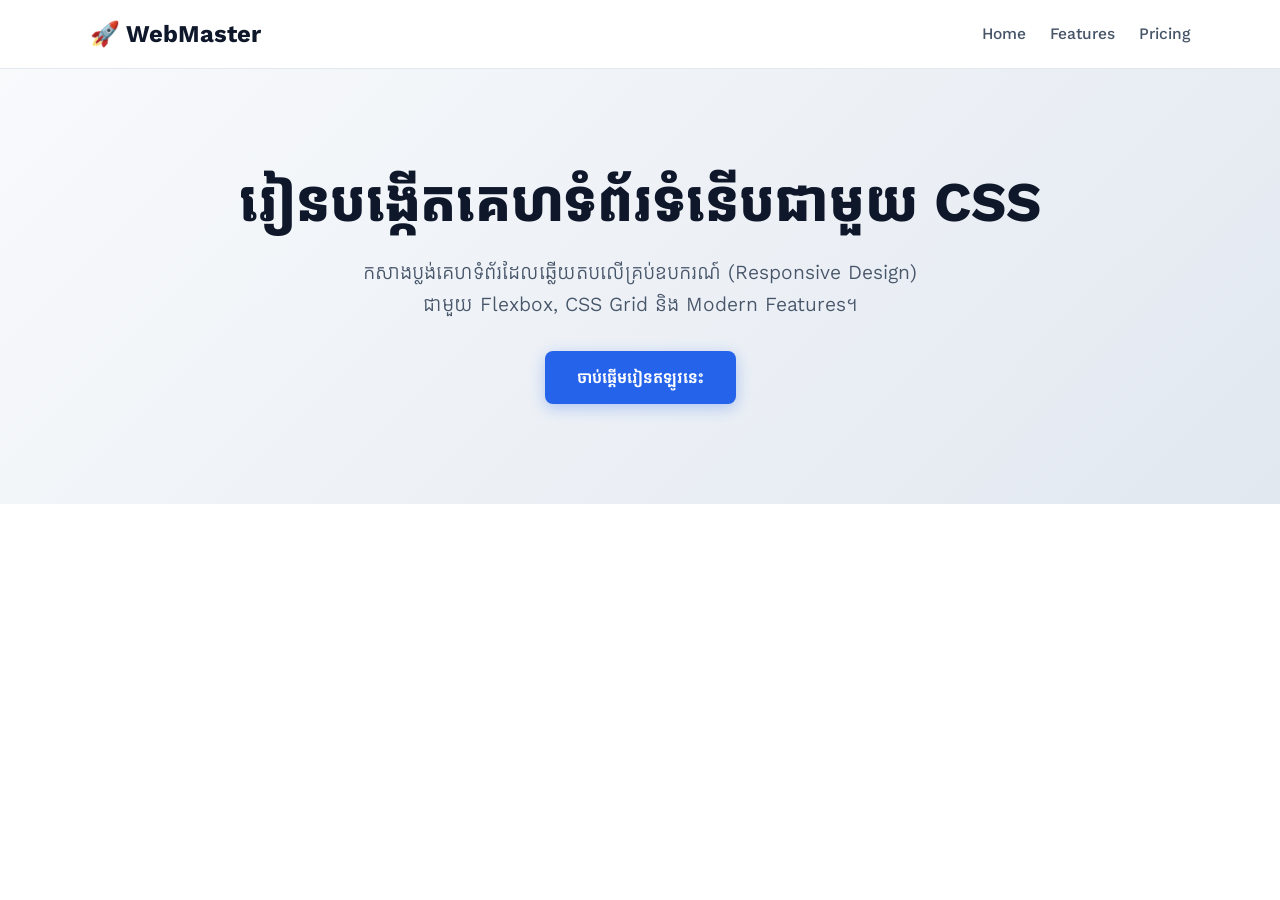
<file: demos/06-responsive-landing-page.html>
<!DOCTYPE html>
<html lang="km">
<head>
  <meta charset="UTF-8">
  <meta name="viewport" content="width=device-width, initial-scale=1.0">
  <title>Demo 06: Responsive Landing Page</title>
  <link rel="preconnect" href="https://fonts.googleapis.com">
  <link rel="preconnect" href="https://fonts.gstatic.com" crossorigin>
  <link href="https://fonts.googleapis.com/css2?family=Kantumruy+Pro:wght@400;600;700&display=swap" rel="stylesheet">
  <style>
    * {
      box-sizing: border-box;
      margin: 0;
      padding: 0;
    }

    body {
      font-family: 'Kantumruy Pro', sans-serif;
      background-color: #ffffff;
      color: #0f172a;
      line-height: 1.6;
    }

    /* Standard Container */
    .container {
      width: 100%;
      max-width: 1140px;
      margin: 0 auto;
      padding: 0 20px;
    }

    /* Navbar */
    .header-nav {
      background: #ffffff;
      border-bottom: 1px solid #e2e8f0;
      padding: 15px 0;
    }

    .nav-wrapper {
      display: flex;
      justify-content: space-between;
      align-items: center;
    }

    .nav-links {
      display: flex;
      gap: 24px;
      list-style: none;
    }

    .nav-links a {
      text-decoration: none;
      color: #475569;
      font-weight: 500;
    }

    /* Hero Section */
    .hero {
      padding: clamp(40px, 8vw, 100px) 0;
      background: linear-gradient(135deg, #f8fafc 0%, #e2e8f0 100%);
      text-align: center;
    }

    .hero-title {
      font-size: clamp(2rem, 5vw, 3.5rem);
      font-weight: 700;
      color: #0f172a;
      line-height: 1.2;
      margin-bottom: 20px;
    }

    .hero-subtitle {
      font-size: clamp(1rem, 2vw, 1.25rem);
      color: #475569;
      max-width: 600px;
      margin: 0 auto 30px auto;
    }

    .btn-cta {
      display: inline-block;
      background-color: #2563eb;
      color: white;
      padding: 14px 32px;
      font-size: 16px;
      font-weight: 600;
      border-radius: 8px;
      text-decoration: none;
      box-shadow: 0 4px 15px rgba(37, 99, 235, 0.3);
      transition: transform 0.2s, background-color 0.2s;
    }

    .btn-cta:hover {
      background-color: #1d4ed8;
      transform: translateY(-2px);
    }
  </style>
</head>
<body>

  <header class="header-nav">
    <div class="container nav-wrapper">
      <h2>🚀 WebMaster</h2>
      <ul class="nav-links">
        <li><a href="#">Home</a></li>
        <li><a href="#">Features</a></li>
        <li><a href="#">Pricing</a></li>
      </ul>
    </div>
  </header>

  <section class="hero">
    <div class="container">
      <h1 class="hero-title">រៀនបង្កើតគេហទំព័រទំនើបជាមួយ CSS</h1>
      <p class="hero-subtitle">
        កសាងប្លង់គេហទំព័រដែលឆ្លើយតបលើគ្រប់ឧបករណ៍ (Responsive Design) ជាមួយ Flexbox, CSS Grid និង Modern Features។
      </p>
      <a href="#" class="btn-cta">ចាប់ផ្តើមរៀនឥឡូវនេះ</a>
    </div>
  </section>

</body>
</html>
</file>
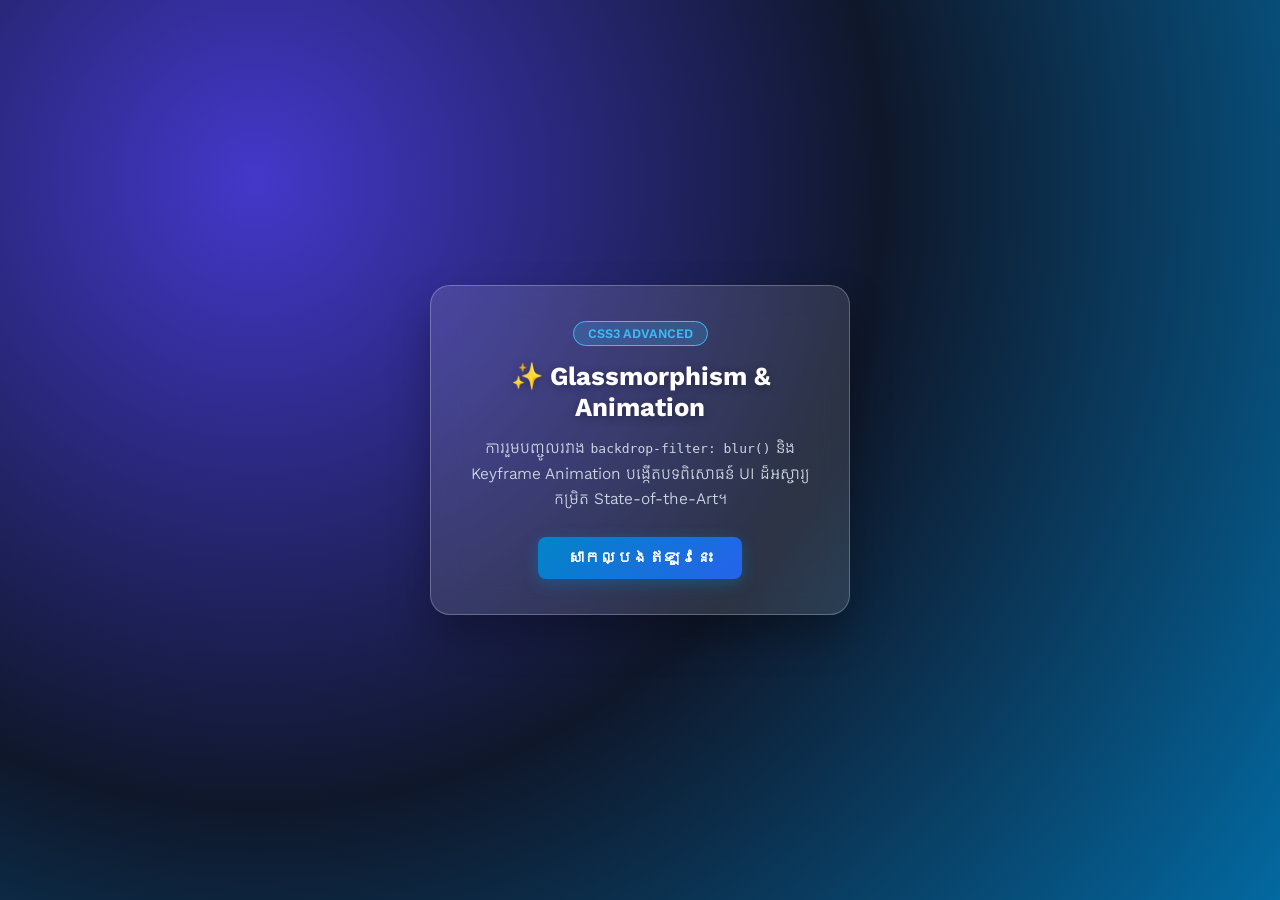
<file: demos/07-modern-animations-and-glassmorphism.html>
<!DOCTYPE html>
<html lang="km">
<head>
  <meta charset="UTF-8">
  <meta name="viewport" content="width=device-width, initial-scale=1.0">
  <title>Demo 07: Modern Animations & Glassmorphism</title>
  <link rel="preconnect" href="https://fonts.googleapis.com">
  <link rel="preconnect" href="https://fonts.gstatic.com" crossorigin>
  <link href="https://fonts.googleapis.com/css2?family=Kantumruy+Pro:wght@400;600;700&display=swap" rel="stylesheet">
  <style>
    * {
      box-sizing: border-box;
      margin: 0;
      padding: 0;
    }

    body {
      font-family: 'Kantumruy Pro', sans-serif;
      min-height: 100vh;
      display: flex;
      align-items: center;
      justify-content: center;
      background: radial-gradient(circle at 20% 20%, #4338ca, #0f172a, #0369a1);
      color: white;
      padding: 20px;
    }

    /* Floating Keyframe Animation */
    @keyframes floatCard {
      0%, 100% { transform: translateY(0); }
      50%      { transform: translateY(-12px); }
    }

    /* Glassmorphism Card */
    .glass-card {
      width: 100%;
      max-width: 420px;
      padding: 35px;
      border-radius: 20px;
      background: rgba(255, 255, 255, 0.12);
      backdrop-filter: blur(16px);
      -webkit-backdrop-filter: blur(16px);
      border: 1px solid rgba(255, 255, 255, 0.25);
      box-shadow: 0 20px 40px rgba(0, 0, 0, 0.3);
      text-align: center;
      animation: floatCard 4s ease-in-out infinite;
    }

    .badge-neon {
      display: inline-block;
      background: rgba(56, 189, 248, 0.2);
      color: #38bdf8;
      border: 1px solid #38bdf8;
      padding: 4px 14px;
      border-radius: 20px;
      font-size: 13px;
      font-weight: 600;
      margin-bottom: 15px;
    }

    h2 {
      font-size: 26px;
      margin-bottom: 12px;
      text-shadow: 0 2px 10px rgba(0,0,0,0.3);
    }

    p {
      color: #cbd5e1;
      line-height: 1.6;
      margin-bottom: 25px;
    }

    .btn-glass {
      background: linear-gradient(135deg, #0284c7, #2563eb);
      color: white;
      border: none;
      padding: 12px 30px;
      border-radius: 8px;
      font-size: 16px;
      font-weight: 600;
      cursor: pointer;
      box-shadow: 0 4px 15px rgba(2, 132, 199, 0.4);
      transition: transform 0.2s, box-shadow 0.2s;
    }

    .btn-glass:hover {
      transform: scale(1.05);
      box-shadow: 0 8px 25px rgba(2, 132, 199, 0.6);
    }
  </style>
</head>
<body>

  <div class="glass-card">
    <div class="badge-neon">CSS3 ADVANCED</div>
    <h2>✨ Glassmorphism &amp; Animation</h2>
    <p>
      ការរួមបញ្ចូលរវាង <code>backdrop-filter: blur()</code> និង Keyframe Animation បង្កើតបទពិសោធន៍ UI ដ៏អស្ចារ្យកម្រិត State-of-the-Art។
    </p>
    <button class="btn-glass">សាកល្បងឥឡូវនេះ</button>
  </div>

</body>
</html>
</file>
<file: projects/01-modern-personal-portfolio/style.css>
/* ==========================================================================
   # CSS VARIABLES & ROOT DESIGN TOKENS
   ========================================================================== */
:root {
  --primary: #2563eb;
  --primary-hover: #1d4ed8;
  --secondary: #0f172a;
  --bg-main: #f8fafc;
  --bg-card: #ffffff;
  --text-main: #0f172a;
  --text-muted: #475569;
  --border-color: #e2e8f0;
  --shadow-sm: 0 1px 3px rgba(0, 0, 0, 0.05);
  --shadow-md: 0 10px 25px -5px rgba(0, 0, 0, 0.08);
  --radius-md: 12px;
  --radius-lg: 20px;
}

/* ==========================================================================
   # BASE RESET
   ========================================================================== */
* {
  box-sizing: border-box;
  margin: 0;
  padding: 0;
}

html {
  scroll-behavior: smooth;
}

body {
  font-family: 'Kantumruy Pro', sans-serif;
  background-color: var(--bg-main);
  color: var(--text-main);
  line-height: 1.6;
}

.container {
  width: 100%;
  max-width: 1140px;
  margin: 0 auto;
  padding: 0 20px;
}

/* ==========================================================================
   # NAVBAR (Sticky Header)
   ========================================================================== */
.navbar {
  position: sticky;
  top: 0;
  background-color: rgba(255, 255, 255, 0.85);
  backdrop-filter: blur(12px);
  -webkit-backdrop-filter: blur(12px);
  border-bottom: 1px solid var(--border-color);
  z-index: 1000;
  padding: 16px 0;
}

.nav-wrap {
  display: flex;
  justify-content: space-between;
  align-items: center;
}

.logo {
  font-size: 22px;
  font-weight: 700;
  color: var(--secondary);
}

.nav-links {
  display: flex;
  align-items: center;
  gap: 24px;
  list-style: none;
}

.nav-links a {
  text-decoration: none;
  color: var(--text-muted);
  font-weight: 500;
  transition: color 0.2s;
}

.nav-links a:hover {
  color: var(--primary);
}

.btn-contact {
  background-color: var(--secondary);
  color: white !important;
  padding: 8px 18px;
  border-radius: 6px;
  transition: background-color 0.2s !important;
}

.btn-contact:hover {
  background-color: #1e293b;
}

/* ==========================================================================
   # HERO SECTION
   ========================================================================== */
.hero {
  padding: 80px 0;
  overflow: hidden;
}

.hero-content {
  display: flex;
  align-items: center;
  justify-content: space-between;
  gap: 40px;
  flex-wrap: wrap;
}

.hero-text {
  flex: 1 1 500px;
}

.badge {
  display: inline-block;
  background-color: #eff6ff;
  color: var(--primary);
  padding: 6px 14px;
  border-radius: 50px;
  font-size: 13px;
  font-weight: 600;
  margin-bottom: 16px;
}

.hero-title {
  font-size: clamp(2.2rem, 4vw, 3.2rem);
  font-weight: 700;
  line-height: 1.2;
  margin-bottom: 20px;
}

.text-gradient {
  background: linear-gradient(135deg, #2563eb, #7c3aed);
  -webkit-background-clip: text;
  -webkit-text-fill-color: transparent;
}

.hero-desc {
  font-size: 1.1rem;
  color: var(--text-muted);
  margin-bottom: 30px;
}

.hero-actions {
  display: flex;
  gap: 16px;
}

.btn {
  display: inline-flex;
  align-items: center;
  padding: 12px 26px;
  border-radius: 8px;
  font-size: 15px;
  font-weight: 600;
  text-decoration: none;
  transition: all 0.2s ease;
  cursor: pointer;
}

.btn-primary {
  background-color: var(--primary);
  color: white;
  box-shadow: 0 4px 14px rgba(37, 99, 235, 0.3);
}

.btn-primary:hover {
  background-color: var(--primary-hover);
  transform: translateY(-2px);
}

.btn-outline {
  border: 1.5px solid var(--border-color);
  background: white;
  color: var(--text-main);
}

.btn-outline:hover {
  background-color: #f1f5f9;
}

/* Hero Visual Card */
.hero-visual {
  flex: 1 1 340px;
  display: flex;
  justify-content: center;
}

.avatar-card {
  position: relative;
  width: 320px;
  height: 380px;
}

.avatar-img {
  width: 100%;
  height: 100%;
  object-fit: cover;
  border-radius: var(--radius-lg);
  box-shadow: var(--shadow-md);
}

.experience-badge {
  position: absolute;
  bottom: -15px;
  left: -15px;
  background: white;
  padding: 12px 20px;
  border-radius: 12px;
  box-shadow: var(--shadow-md);
  border: 1px solid var(--border-color);
  display: flex;
  flex-direction: column;
}

.experience-badge strong {
  font-size: 18px;
  color: var(--primary);
}

.experience-badge span {
  font-size: 12px;
  color: var(--text-muted);
}

/* ==========================================================================
   # SKILLS SECTION
   ========================================================================== */
.skills-section {
  padding: 60px 0;
  background: white;
}

.section-title {
  text-align: center;
  font-size: 2rem;
  margin-bottom: 40px;
}

.skills-grid {
  display: grid;
  grid-template-columns: repeat(auto-fit, minmax(240px, 1fr));
  gap: 24px;
}

.skill-card {
  background-color: var(--bg-main);
  padding: 28px;
  border-radius: var(--radius-md);
  border: 1px solid var(--border-color);
  transition: transform 0.2s, box-shadow 0.2s;
}

.skill-card:hover {
  transform: translateY(-4px);
  box-shadow: var(--shadow-md);
}

.skill-icon {
  font-size: 32px;
  margin-bottom: 12px;
}

.skill-card h3 {
  margin-bottom: 10px;
  font-size: 18px;
}

.skill-card p {
  font-size: 14px;
  color: var(--text-muted);
}

/* ==========================================================================
   # PROJECTS SECTION
   ========================================================================== */
.projects-section {
  padding: 70px 0;
}

.projects-grid {
  display: grid;
  grid-template-columns: repeat(auto-fit, minmax(320px, 1fr));
  gap: 30px;
}

.project-card {
  background: white;
  border-radius: var(--radius-md);
  overflow: hidden;
  border: 1px solid var(--border-color);
  box-shadow: var(--shadow-sm);
  transition: transform 0.3s, box-shadow 0.3s;
}

.project-card:hover {
  transform: translateY(-5px);
  box-shadow: var(--shadow-md);
}

.project-card img {
  width: 100%;
  height: 220px;
  object-fit: cover;
  display: block;
}

.project-body {
  padding: 24px;
}

.project-tag {
  display: inline-block;
  background: #eff6ff;
  color: var(--primary);
  font-size: 12px;
  font-weight: 600;
  padding: 4px 10px;
  border-radius: 4px;
  margin-bottom: 10px;
}

.project-body h3 {
  font-size: 18px;
  margin-bottom: 8px;
}

.project-body p {
  font-size: 14px;
  color: var(--text-muted);
}

/* ==========================================================================
   # FOOTER
   ========================================================================== */
.footer {
  background-color: var(--secondary);
  color: #94a3b8;
  padding: 25px 0;
  text-align: center;
  font-size: 14px;
}

/* ==========================================================================
   # RESPONSIVE MEDIA QUERIES (Mobile-First)
   ========================================================================== */
@media (max-width: 640px) {
  .nav-links {
    display: none; /* Hide on mobile simple demo */
  }
}
</file>
<file: projects/02-saas-pricing-and-landing-page/style.css>
:root {
  --primary: #0284c7;
  --primary-hover: #0369a1;
  --dark: #0f172a;
  --gray-50: #f8fafc;
  --gray-100: #f1f5f9;
  --gray-200: #e2e8f0;
  --gray-500: #64748b;
  --shadow-card: 0 10px 30px -5px rgba(0, 0, 0, 0.06);
  --shadow-popular: 0 20px 40px -10px rgba(2, 132, 199, 0.25);
}

* {
  box-sizing: border-box;
  margin: 0;
  padding: 0;
}

body {
  font-family: 'Kantumruy Pro', sans-serif;
  background-color: var(--gray-50);
  color: var(--dark);
  line-height: 1.6;
}

.container {
  max-width: 1140px;
  margin: 0 auto;
  padding: 0 20px;
}

.text-center {
  text-align: center;
}

/* Announcement */
.top-announcement {
  background: var(--dark);
  color: white;
  text-align: center;
  padding: 8px;
  font-size: 13px;
}
.top-announcement a {
  color: #38bdf8;
  text-decoration: none;
  font-weight: bold;
}

/* Navbar */
.navbar {
  background: white;
  border-bottom: 1px solid var(--gray-200);
  padding: 16px 0;
}

.nav-wrap {
  display: flex;
  justify-content: space-between;
  align-items: center;
}

.logo {
  font-size: 22px;
  font-weight: 700;
  color: var(--dark);
}

.nav-links {
  display: flex;
  gap: 25px;
  list-style: none;
}

.nav-links a {
  text-decoration: none;
  color: var(--gray-500);
  font-weight: 500;
  transition: color 0.2s;
}

.nav-links a:hover {
  color: var(--primary);
}

/* Buttons */
.btn {
  display: inline-block;
  padding: 10px 22px;
  border-radius: 8px;
  font-weight: 600;
  text-decoration: none;
  border: none;
  cursor: pointer;
  transition: all 0.2s;
}

.btn-primary {
  background: var(--primary);
  color: white;
}

.btn-primary:hover {
  background: var(--primary-hover);
  transform: translateY(-2px);
}

.btn-card {
  width: 100%;
  background: var(--gray-100);
  color: var(--dark);
  margin-top: 25px;
  padding: 12px;
}

.btn-card:hover {
  background: var(--gray-200);
}

.btn-popular {
  width: 100%;
  margin-top: 25px;
  padding: 12px;
  box-shadow: 0 4px 14px rgba(2, 132, 199, 0.4);
}

/* Hero Section */
.hero-section {
  padding: 60px 0 30px 0;
}

.hero-title {
  font-size: clamp(2rem, 4vw, 3rem);
  font-weight: 700;
  margin-bottom: 15px;
}

.text-blue {
  color: var(--primary);
}

.hero-subtitle {
  font-size: 1.1rem;
  color: var(--gray-500);
  max-width: 600px;
  margin: 0 auto;
}

/* Pricing Grid */
.pricing-section {
  padding: 40px 0 80px 0;
}

.pricing-grid {
  display: grid;
  grid-template-columns: repeat(auto-fit, minmax(300px, 1fr));
  gap: 30px;
  align-items: center;
}

.price-card {
  background: white;
  border: 1px solid var(--gray-200);
  border-radius: 16px;
  padding: 35px 28px;
  box-shadow: var(--shadow-card);
  position: relative;
  transition: transform 0.3s;
}

.price-card.popular {
  border: 2px solid var(--primary);
  box-shadow: var(--shadow-popular);
  transform: scale(1.04);
}

.popular-ribbon {
  position: absolute;
  top: -14px;
  left: 50%;
  transform: translateX(-50%);
  background: var(--primary);
  color: white;
  font-size: 12px;
  font-weight: bold;
  padding: 4px 16px;
  border-radius: 20px;
}

.plan-name {
  font-size: 20px;
  margin-bottom: 6px;
}

.plan-desc {
  font-size: 14px;
  color: var(--gray-500);
  margin-bottom: 20px;
}

.price-tag {
  font-size: 42px;
  font-weight: 700;
  color: var(--dark);
  margin-bottom: 25px;
}

.currency {
  font-size: 22px;
  vertical-align: top;
}

.period {
  font-size: 15px;
  color: var(--gray-500);
  font-weight: 400;
}

.feature-list {
  list-style: none;
  text-align: left;
}

.feature-list li {
  padding: 8px 0;
  font-size: 14px;
  color: #334155;
  border-bottom: 1px solid var(--gray-100);
}

.feature-list li.disabled {
  color: #94a3b8;
  text-decoration: line-through;
}

.footer {
  background: white;
  border-top: 1px solid var(--gray-200);
  padding: 30px 0;
  color: var(--gray-500);
  font-size: 14px;
}

@media (max-width: 768px) {
  .nav-links { display: none; }
  .price-card.popular { transform: none; }
}
</file>
<file: projects/03-admin-dashboard-layout/style.css>
/* ==========================================================================
   # DESIGN TOKENS & DYNAMIC THEMES (CSS Variables)
   ========================================================================== */
[data-theme="dark"] {
  --bg-body: #090d16;
  --bg-sidebar: #0f172a;
  --bg-card: #131c2e;
  --bg-hover: #1e293b;
  --text-main: #f8fafc;
  --text-muted: #94a3b8;
  --border-color: #1e293b;
  --primary: #38bdf8;
  --primary-bg: rgba(56, 189, 248, 0.15);
}

[data-theme="light"] {
  --bg-body: #f8fafc;
  --bg-sidebar: #ffffff;
  --bg-card: #ffffff;
  --bg-hover: #f1f5f9;
  --text-main: #0f172a;
  --text-muted: #64748b;
  --border-color: #e2e8f0;
  --primary: #0284c7;
  --primary-bg: #e0f2fe;
}

* {
  box-sizing: border-box;
  margin: 0;
  padding: 0;
}

body {
  font-family: 'Kantumruy Pro', sans-serif;
  background-color: var(--bg-body);
  color: var(--text-main);
  line-height: 1.6;
  transition: background-color 0.3s, color 0.3s;
}

/* ==========================================================================
   # 2-DIMENSIONAL CSS GRID LAYOUT
   ========================================================================== */
.dashboard-grid {
  display: grid;
  grid-template-columns: 240px 1fr;
  grid-template-rows: 64px 1fr 50px;
  grid-template-areas:
    "sidebar header"
    "sidebar main"
    "sidebar footer";
  min-height: 100vh;
}

/* Sidebar */
.sidebar {
  grid-area: sidebar;
  background-color: var(--bg-sidebar);
  border-right: 1px solid var(--border-color);
  padding: 20px;
}

.brand {
  font-size: 18px;
  font-weight: 700;
  color: var(--primary);
  margin-bottom: 30px;
}

.side-menu {
  list-style: none;
}

.side-menu li {
  margin-bottom: 6px;
}

.side-menu a {
  display: block;
  padding: 10px 14px;
  border-radius: 6px;
  color: var(--text-muted);
  text-decoration: none;
  font-weight: 500;
  transition: all 0.2s;
}

.side-menu a:hover,
.side-menu a.active {
  background-color: var(--primary-bg);
  color: var(--primary);
  font-weight: 600;
}

/* Header */
.header {
  grid-area: header;
  background-color: var(--bg-card);
  border-bottom: 1px solid var(--border-color);
  padding: 0 30px;
  display: flex;
  justify-content: space-between;
  align-items: center;
}

.header-search input {
  background: var(--bg-hover);
  border: 1px solid var(--border-color);
  color: var(--text-main);
  padding: 8px 14px;
  border-radius: 6px;
  outline: none;
}

.header-profile {
  display: flex;
  align-items: center;
  gap: 16px;
}

.theme-toggle {
  background: var(--bg-hover);
  border: 1px solid var(--border-color);
  color: var(--text-main);
  padding: 6px 12px;
  border-radius: 6px;
  cursor: pointer;
  font-family: inherit;
}

/* Main */
.main {
  grid-area: main;
  padding: 30px;
  overflow-y: auto;
}

.page-title {
  display: flex;
  justify-content: space-between;
  align-items: center;
  margin-bottom: 25px;
}

.btn-action {
  background-color: var(--primary);
  color: white;
  border: none;
  padding: 10px 18px;
  border-radius: 6px;
  font-weight: 600;
  cursor: pointer;
}

/* Widgets Grid */
.stats-grid {
  display: grid;
  grid-template-columns: repeat(auto-fit, minmax(200px, 1fr));
  gap: 20px;
  margin-bottom: 30px;
}

.stat-card {
  background-color: var(--bg-card);
  border: 1px solid var(--border-color);
  border-radius: 10px;
  padding: 20px;
}

.stat-header {
  display: flex;
  justify-content: space-between;
  font-size: 13px;
  color: var(--text-muted);
}

.trend.up { color: #10b981; font-weight: bold; }
.trend.down { color: #ef4444; font-weight: bold; }

.stat-number {
  font-size: 28px;
  font-weight: 700;
  margin-top: 10px;
}

/* Table Card */
.table-card {
  background-color: var(--bg-card);
  border: 1px solid var(--border-color);
  border-radius: 10px;
  padding: 24px;
}

.table-card h3 {
  margin-bottom: 16px;
}

.table-responsive {
  overflow-x: auto;
}

table {
  width: 100%;
  border-collapse: collapse;
  text-align: left;
}

th {
  padding: 12px 14px;
  color: var(--text-muted);
  font-size: 13px;
  border-bottom: 1px solid var(--border-color);
}

td {
  padding: 14px;
  border-bottom: 1px solid var(--border-color);
  font-size: 14px;
}

.badge {
  display: inline-block;
  padding: 3px 10px;
  border-radius: 20px;
  font-size: 12px;
  font-weight: bold;
}

.badge.success { background: #dcfce7; color: #15803d; }
.badge.pending { background: #fef9c3; color: #a16207; }

/* Footer */
.footer {
  grid-area: footer;
  background-color: var(--bg-card);
  border-top: 1px solid var(--border-color);
  padding: 0 30px;
  display: flex;
  align-items: center;
  color: var(--text-muted);
  font-size: 13px;
}

@media (max-width: 768px) {
  .dashboard-grid {
    grid-template-columns: 1fr;
    grid-template-areas:
      "header"
      "main"
      "footer";
  }
  .sidebar { display: none; }
}
</file>
